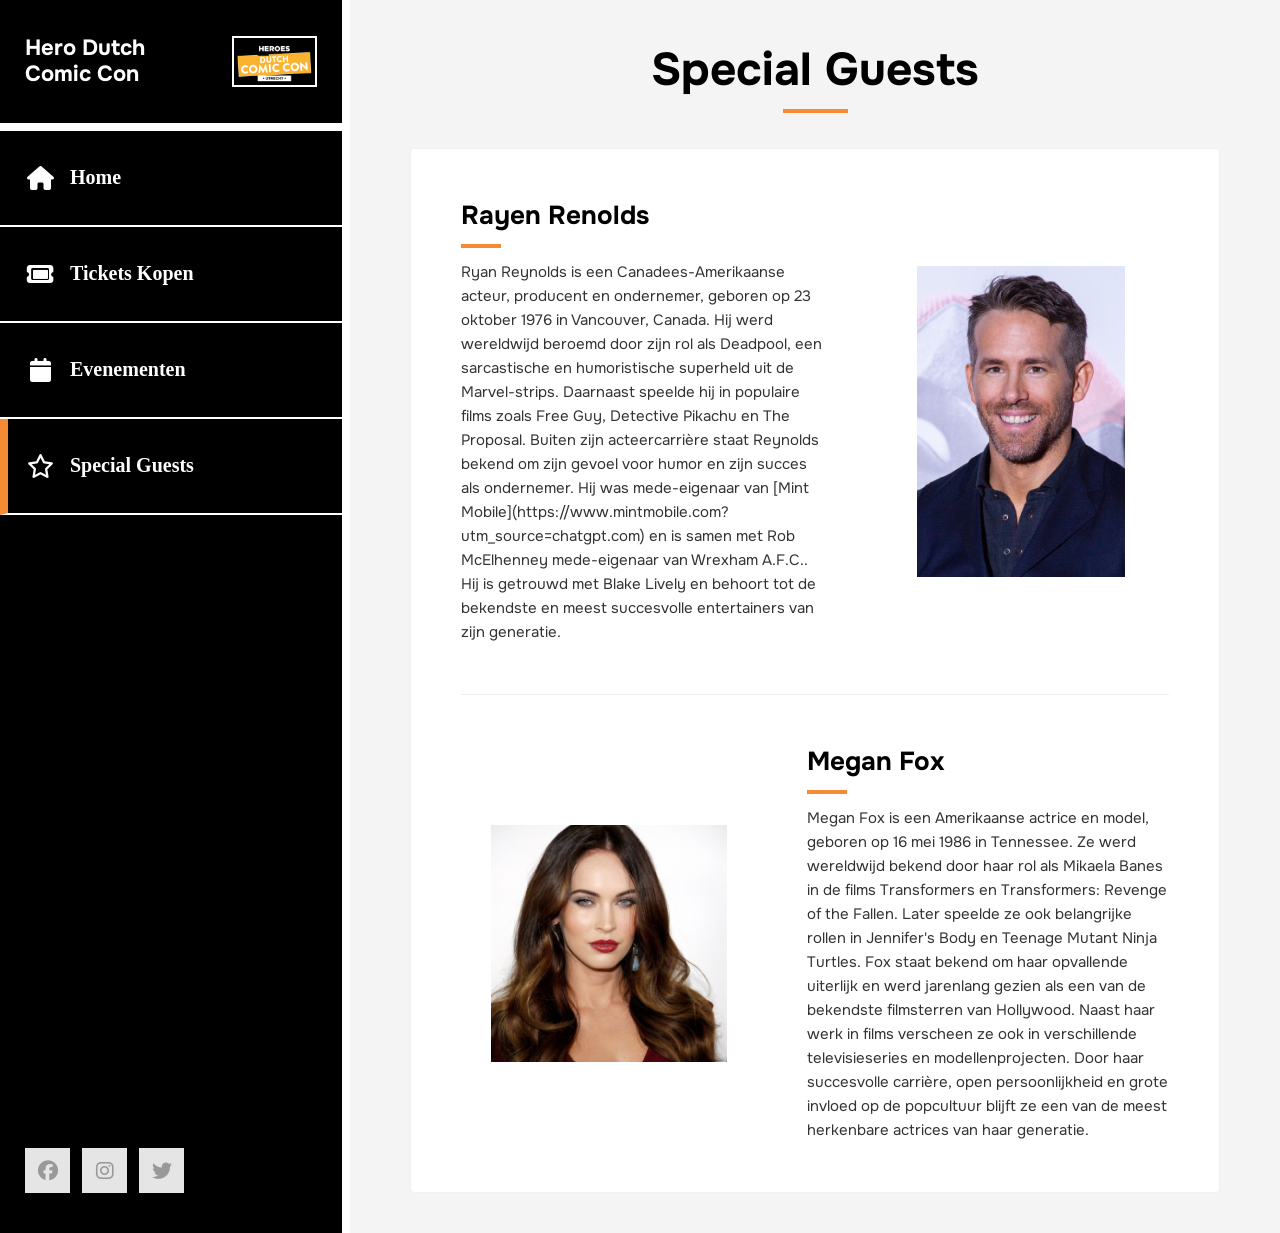
<file: Koeienhok_Project/Guest/index.html>
<!DOCTYPE html>
<html lang="nl">
<head>
    <meta charset="UTF-8">
    <meta name="viewport" content="width=device-width, initial-scale=1.0">
    <title>Hero Dutch Comic Con - Special Guests</title>
    <link rel="stylesheet" href="style.css">
    <link rel="preconnect" href="https://fonts.googleapis.com">
    <link rel="preconnect" href="https://fonts.gstatic.com" crossorigin>
    <link href="https://fonts.googleapis.com/css2?family=Knewave&family=Onest:wght@400;700&family=Oswald:wght@400;700&display=swap" rel="stylesheet">
    <link rel="stylesheet" href="https://cdnjs.cloudflare.com/ajax/libs/font-awesome/6.4.0/css/all.min.css">
</head>
<body>
<div id="center">

    <nav class="menu">
        <div class="menu-item top-box">
            <div class="logo-text">Hero Dutch<br>Comic Con</div>
            <div class="logo-badge">
                <img src="../Guest/herodutchcomiccon copy.png" alt="Logo">
            </div>
        </div>

        <a href="../Home/index.html" class="menu-item link-box">
            <i class="fa-solid fa-house"></i> Home
        </a>

<a href="../Tickets-pagina/Tickets.php" class="menu-item link-box">
            <i class="fa-solid fa-ticket"></i> Tickets Kopen
        </a>

<a href="../Eventen/Index.php" class="menu-item link-box">
            <i class="fa-solid fa-calendar"></i> Evenementen
        </a>

        <a href="#" class="menu-item link-box active-nav">
            <i class="fa-regular fa-star"></i> Special Guests
        </a>

        <div class="menu-item social-box">
            <a href="#" class="social-icon"><i class="fa-brands fa-facebook"></i></a>
            <a href="#" class="social-icon"><i class="fa-brands fa-instagram"></i></a>
            <a href="#" class="social-icon"><i class="fa-brands fa-twitter"></i></a>
        </div>
    </nav>

        <main class="main guests-main">
            <h1 class="page-title">Special Guests</h1>
            <div class="title-underline"></div>

            <div class="guests-white-panel">
                <div class="guest-row row-normal">
                    <div class="guest-text-side">
                        <h2>Rayen Renolds</h2>
                        <div class="small-orange-bar"></div>
                        <p>Ryan Reynolds is een Canadees-Amerikaanse acteur, producent en ondernemer, geboren op 23 oktober 1976 in Vancouver, Canada. Hij werd wereldwijd beroemd door zijn rol als Deadpool, een sarcastische en humoristische superheld uit de Marvel-strips. Daarnaast speelde hij in populaire films zoals Free Guy, Detective Pikachu en The Proposal. Buiten zijn acteercarrière staat Reynolds bekend om zijn gevoel voor humor en zijn succes als ondernemer. Hij was mede-eigenaar van [Mint Mobile](https://www.mintmobile.com?utm_source=chatgpt.com) en is samen met Rob McElhenney mede-eigenaar van Wrexham A.F.C.. Hij is getrouwd met Blake Lively en behoort tot de bekendste en meest succesvolle entertainers van zijn generatie.
</p>
                    </div>
                    <div class="guest-image-side">
                        <div class="gray-photo-box">
                            <img class="rr" src="rayen renolds(cropped).jpg" alt="rayen renolds">
                        </div>
                    </div>
                </div>

                <div class="panel-divider"></div>

                <div class="guest-row row-reverse">
                    <div class="guest-text-side">
                        <h2>Megan Fox</h2>
                        <div class="small-orange-bar"></div>
                        <p>Megan Fox is een Amerikaanse actrice en model, geboren op 16 mei 1986 in Tennessee. Ze werd wereldwijd bekend door haar rol als Mikaela Banes in de films Transformers en Transformers: Revenge of the Fallen. Later speelde ze ook belangrijke rollen in Jennifer's Body en Teenage Mutant Ninja Turtles. Fox staat bekend om haar opvallende uiterlijk en werd jarenlang gezien als een van de bekendste filmsterren van Hollywood. Naast haar werk in films verscheen ze ook in verschillende televisieseries en modellenprojecten. Door haar succesvolle carrière, open persoonlijkheid en grote invloed op de popcultuur blijft ze een van de meest herkenbare actrices van haar generatie.


</p>
                    </div>
                    <div class="guest-image-side">
                        <div class="gray-photo-box">
                            <img class="mf" src="megan fox.jpg" alt="">
                        </div>
                    </div>
                </div>
            </div>
        </main>
    </div>
</body>
</html>
</file>
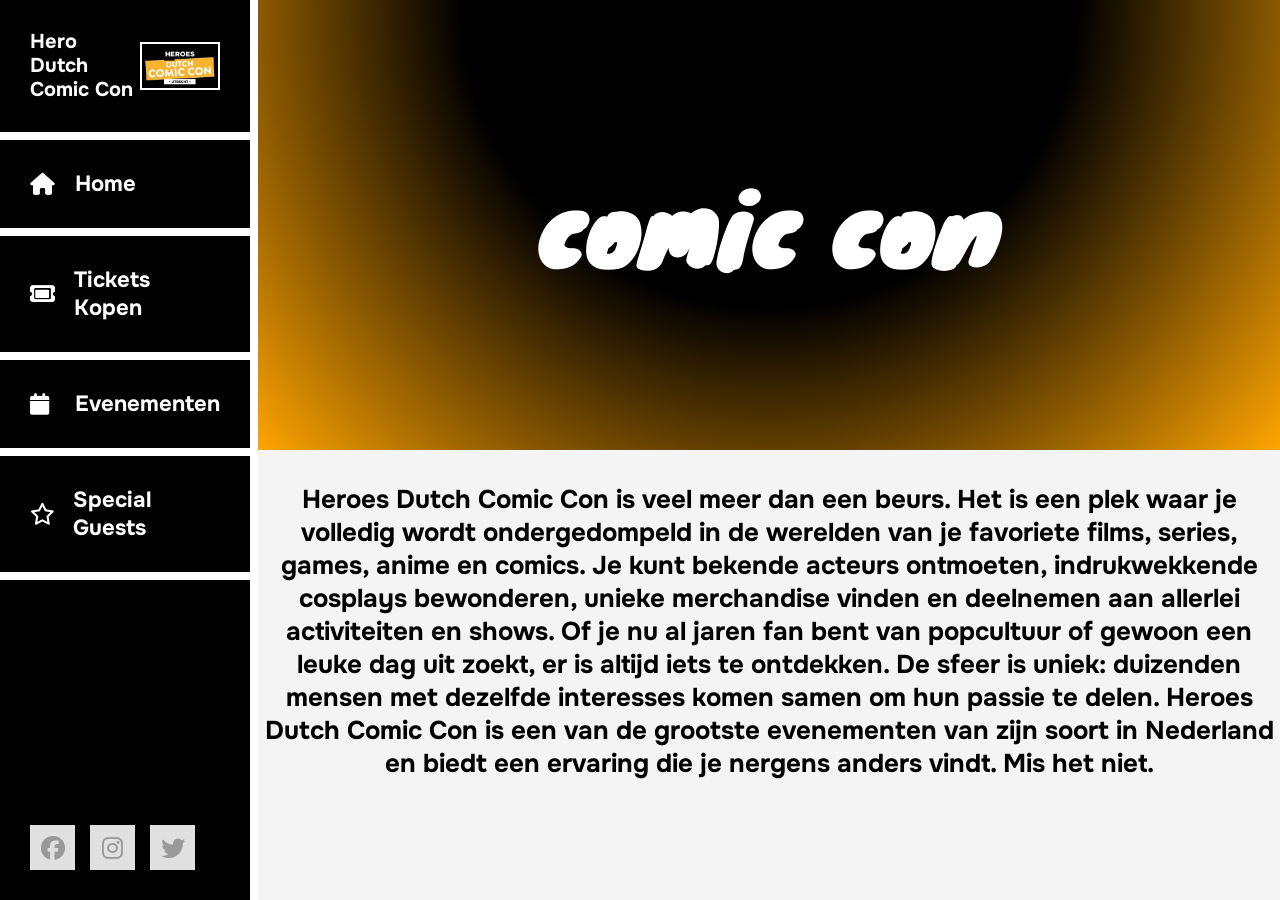
<file: Koeienhok_Project/Home/index.html>
<!DOCTYPE html>
<html lang="nl">
<head>
    <meta charset="UTF-8">
    <meta name="viewport" content="width=device-width, initial-scale=1.0">
    <title>Hero Dutch Comic Con</title>
    <link rel="stylesheet" href="style.css">
    <link rel="preconnect" href="https://fonts.googleapis.com">
    <link rel="preconnect" href="https://fonts.gstatic.com" crossorigin>
    <link href="https://fonts.googleapis.com/css2?family=Knewave&family=Onest:wght@400;700&family=Oswald:wght@400;700&display=swap" rel="stylesheet">
    <link rel="stylesheet" href="https://cdnjs.cloudflare.com/ajax/libs/font-awesome/6.4.0/css/all.min.css">
</head>
<body>

    <div class="wrapper">
        
        <nav class="menu">
            <div class="menu-item top-box">
                <div class="logo-text">Hero Dutch<br>Comic Con</div>
                <div class="logo-badge">
                    <img src="herodutchcomiccon.png" alt="">
                </div>
            </div>
            
            <a href="index.html" class="menu-item link-box active-nav">
                <i class="fa-solid fa-house"></i> Home
            </a>
            
  <a href="../Tickets-pagina/Tickets.php" class="menu-item link-box active-nav">
            <i class="fa-solid fa-ticket"></i> Tickets Kopen
        </a>
            
<a href="../Eventen/Index.php" class="menu-item link-box">
            <i class="fa-solid fa-calendar"></i> Evenementen
        </a>
            
<a href="../Guest/index.html" class="menu-item link-box">
                <i class="fa-regular fa-star"></i> Special Guests
            </a>
            
            <div class="menu-item social-box">
                <a href="#" class="social-icon"><i class="fa-brands fa-facebook"></i></a>
                <a href="#" class="social-icon"><i class="fa-brands fa-instagram"></i></a>
                <a href="#" class="social-icon"><i class="fa-brands fa-twitter"></i></a>
            </div>
        </nav>

        <main class="main">
            <header class="header">
                <h1>comic con</h1>
                <div class="orange-triangle"></div>
            </header>
            
            <section class="text">
                <h3><br>Heroes Dutch Comic Con  is veel meer dan een beurs. Het is een plek waar je volledig wordt ondergedompeld in de werelden van je favoriete films, series, games, anime en comics. Je kunt bekende acteurs ontmoeten, indrukwekkende cosplays bewonderen, unieke merchandise vinden en deelnemen aan allerlei activiteiten en shows.

Of je nu al jaren fan bent van popcultuur of gewoon een leuke dag uit zoekt, er is altijd iets te ontdekken. De sfeer is uniek: duizenden mensen met dezelfde interesses komen samen om hun passie te delen. Heroes Dutch Comic Con is een van de grootste evenementen van zijn soort in Nederland en biedt een ervaring die je nergens anders vindt. Mis het niet.
</h3>
            </section>
        </main>

    </div> </body>
</html>
</file>
<file: Koeienhok_Project/Guest/style.css>
* {
    box-sizing: border-box;
    margin: 0;
    padding: 0;
}

#center{
        display: grid;
        grid-template-columns: 1fr 3fr;
}

body {
    background-color: #f4f4f4;
    overflow-x: hidden;
}

.wrapper {
    display: flex;
    width: 100vw;
    height: 100vh;
    overflow: hidden;
}
.menu {
    width: 350px;
    background-color: #000;
    display: flex;
    flex-direction: column;
    border-right: 8px solid #fff;
    flex-shrink: 0;
    height: 100%;
}
.menu-item {
    background-color: #000;
    color: #fff;
    padding: 35px 25px;
    text-decoration: none;
    border-bottom: 2px solid #fff;
}
.top-box {
    display: flex;
    justify-content: space-between;
    align-items: center;
    border-bottom: 8px solid #fff;
}
.logo-text {
    font-family: 'Onest', sans-serif;
    font-weight: 700;
    font-size: 22px;
    line-height: 1.2;
}
.logo-badge {
    display: flex;
    flex-direction: column;
    text-align: center;
    font-family: 'Oswald', sans-serif;
    font-weight: 700;
    font-size: 9px;
    border: 2px solid #fff;
    width: 85px;
}
.badge-black { background-color: #fff; color: #000; padding: 2px 0; font-size: 11px; }
.badge-orange { background-color: #F58B35; color: #fff; padding: 2px 0; }
.badge-white { background-color: #fff; color: #000; padding: 2px 0; }

.link-box {
    font-size: 20px;
    font-weight: 700;
    display: flex;
    align-items: center;
    gap: 15px;
}
.link-box i {
    font-size: 24px;
    width: 30px;
    text-align: center;
}

.active-nav {
    border-left: 8px solid #F58B35;
    padding-left: 17px;
}
.social-box {
    flex-grow: 1;
    display: flex;
    align-items: flex-end;
    gap: 12px;
    padding-bottom: 40px;
    border-bottom: none;
}
.social-icon {
    background-color: #e5e5e5;
    color: #999;
    font-weight: 700;
    font-size: 20px;
    width: 45px;
    height: 45px;
    display: flex;
    justify-content: center;
    align-items: center;
    text-decoration: none;
}


.main {
    flex-grow: 1;
    background-color: #f4f4f4;
    display: flex;
    flex-direction: column;
}

.guests-main {
    padding: 40px 60px;
    align-items: center;
}

.page-title {
    font-family: 'Onest', sans-serif;
    font-weight: 700;
    font-size: 46px;
    color: #000;
    text-align: center;
}

.title-underline {
    width: 65px;
    height: 4px;
    background-color: #F58B35;
    margin: 10px auto 35px auto;
}

.guests-white-panel {
    background-color: #fff;
    border: 1px solid #eef0f2;
    border-radius: 4px;
    width: 100%;
    max-width: 1100px;
    padding: 50px;
    display: flex;
    flex-direction: column;
    gap: 40px;
}

.guest-row {
    display: flex;
    width: 100%;
    gap: 50px;
    align-items: center;
}

.row-normal {
    flex-direction: row;
}

.row-reverse {
    flex-direction: row-reverse;
}

.guest-text-side {
    width: 55%;
}

.guest-text-side h2 {
    font-family: 'Onest', sans-serif;
    font-weight: 700;
    font-size: 26px;
    color: #000;
}

.small-orange-bar {
    width: 40px;
    height: 4px;
    background-color: #F58B35;
    margin: 12px 0;
}

.guest-text-side p {
    font-family: 'Onest', sans-serif;
    font-weight: 400;
    font-size: 15px;
    line-height: 1.6;
    color: #333;
}


.guest-image-side {
    width: 45%;
    display: flex;
    justify-content: center;
}

.gray-photo-box {
    height: 10%;
    display: flex;
    justify-content: center;
    align-items: center;
}

.placeholder-star {
    font-size: 55px;
    color: #b5b5b5;
}

.panel-divider {
    width: 100%;
    height: 1px;
    background-color: #f0f0f0;
    margin: 10px 0;
}
.rr{
    height: 70%;
    width: 70%;
}
.mf{
    height: 70%;
    width: 80%;
}
</file>
<file: Koeienhok_Project/Home/style.css>
* {
    box-sizing: border-box;
    margin: 0;
    padding: 0;
}
body {
    background-color: #f4f4f4;
}
.wrapper {
    display: flex;
    width: 100%;
    min-height: 100vh;
    background-color: #f4f4f4;
}
.menu {
    width: 350px;
    background-color: #fff;
    display: flex;
    flex-direction: column;
    gap: 8px;
    border-right: 8px solid #fff;
}
.menu-item {
    background-color: #000;
    color: #fff;
    padding: 30px;
}
.top-box {
    display: flex;
    justify-content: space-between;
    align-items: center;
}
.logo-text {
    font-family: 'Onest', sans-serif;
    font-weight: 700;
    font-size: 20px;
    line-height: 1.2;
}
.logo-badge {
    display: flex;
    flex-direction: column;
    text-align: center;
    font-family: 'Oswald', sans-serif;
    font-weight: 700;
    font-size: 10px;
    border: 2px solid #fff;
    width: 80px;
}
.badge-black {
    background-color: #fff;
    color: #000;
    padding: 2px 0;
    font-size: 12px;
}
.badge-orange {
    background-color: #F58B35;
    color: #fff;
    padding: 2px 0;
}
.badge-white {
    background-color: #fff;
    color: #000;
    padding: 2px 0;
}
.link-box {
    font-family: 'Onest', sans-serif;
    font-weight: 700;
    font-size: 22px;
    text-decoration: none;
    display: flex;
    align-items: center;
    gap: 15px;
}
.link-box i {
    width: 30px;
}
.social-box {
    flex-grow: 1;
    display: flex;
    align-items: flex-end;
    gap: 15px;
}
.social-icon {
    background-color: #e0e0e0;
    color: #999;
    width: 45px;
    height: 45px;
    display: flex;
    justify-content: center;
    align-items: center;
    text-decoration: none;
    font-size: 24px;
}
.main {
    flex-grow: 1;
    display: flex;
    flex-direction: column;
}
.header {
    height: 50vh;
    background: radial-gradient(circle at top, black 45%, orange);
    position: relative;
    display: flex;
    justify-content: center;
    align-items: center;
    overflow: hidden;
}
.header h1 {
    color: #fff;
    font-family: 'Knewave', system-ui;
    font-size: 100px;
    letter-spacing: 2px;
    z-index: 2;
}
.orange-triangle {
    position: absolute;
    bottom: 0;
    right: 0;
}
.text{
    font-family: 'Onest', sans-serif;
    font-weight: 700;
    font-size: 22px;
    text-align: center;
}
</file>
